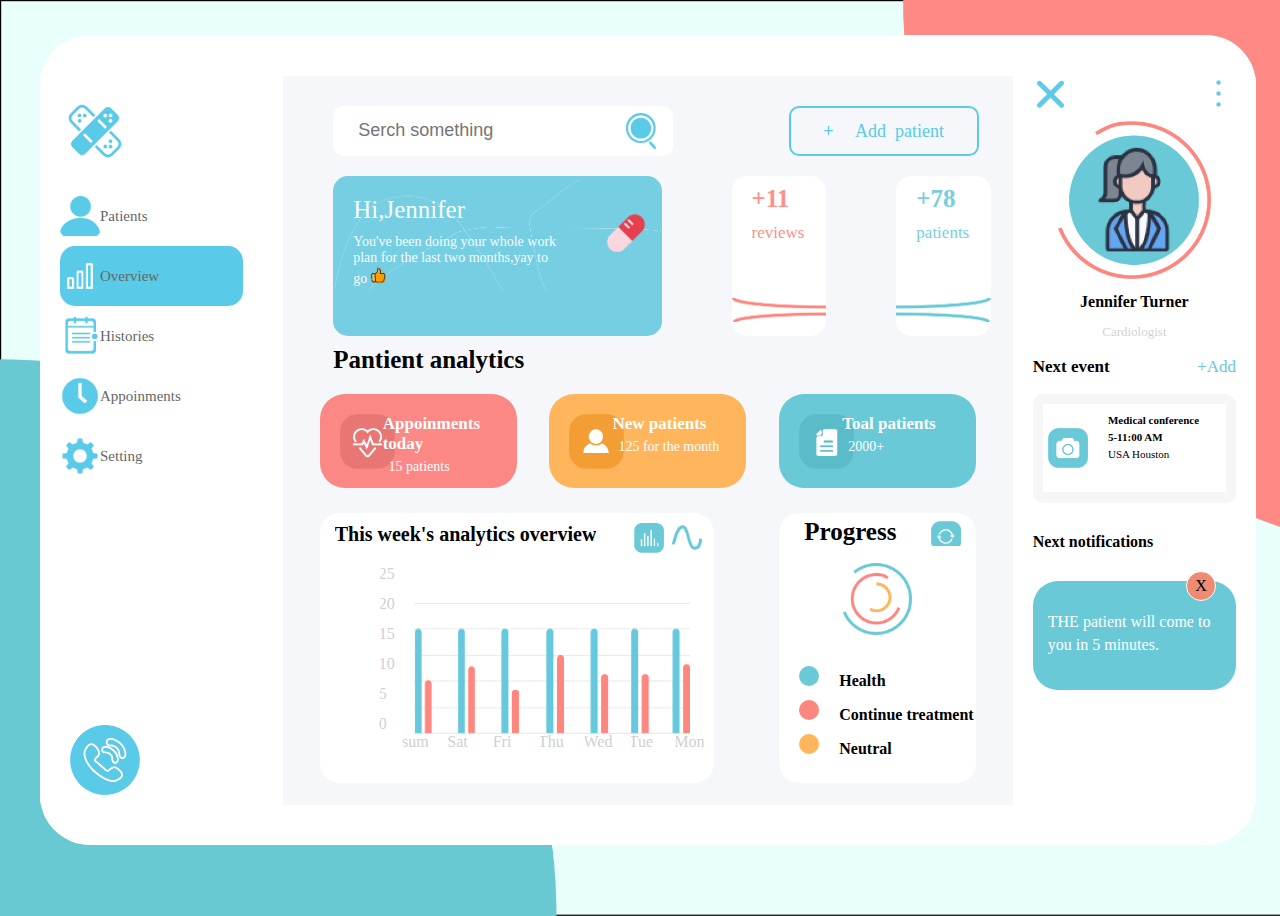
<file: 1th/index.html>
<!DOCTYPE html>
<html lang="en">

<head>
    <meta charset="UTF-8">
    <meta name="viewport" content="width=device-width, initial-scale=1.0">
    <link rel="stylesheet" href="css/style.css">
    <title></title>
</head>

<body>
    <div class="big">
        <div class="two">
            <img src="img/创可贴.png" alt="ckt" class="ckt">
            <nav>
                <ul>
                    <li><img src="img/人员图标.png" alt=""><a href="">Patients</a></li>
                    <li><img src="img/数据(白色).png" alt=""><a href="">Overview</a></li>
                    <li><img src="img/今日任务.png" alt=""><a href="">Histories</a></li>
                    <li><img src="img/时钟 实心.png" alt=""><a href="">Appoinments</a></li>
                    <li><img src="img/齿轮.png" alt=""><a href="#">Setting</a></li>
                </ul>
            </nav>
            <img src="img/电话.png" alt="dh" class="dh">
        </div>
        <div class="center">
            <div class="centBox1">
                <div>
                    <input type="text" class="input" placeholder="Serch something">
                    <img src="img/查找.png" alt="">

                </div>
                <span><b>+</b> &nbsp;&nbsp;&nbsp; Add &nbsp;patient</span>
            </div>
            <div class="center2">
                <div class="centBox2">
                    <div>
                        <p>Hi,Jennifer</p>
                        <p>You've been doing your whole work plan for the last two months,yay to go <span><img src="img/点赞.png" alt=""></span></p>
                    </div>
                </div>
                <div class="box-siz p1">
                   <p><b>+11</b></p>
                   <p>reviews</p>
                </div>
                <div class="box-siz p2">
                    <p><b>+78</b></p>
                    <p>patients</p>
                </div>
            </div>
            <p>
                <b> Pantient analytics</b>
            </p>
            <div class="center3">
                <div class="centBox3">
                    <p><b>Appoinments today</b></p>
                    <p>15 patients</p>
                </div>
                <div class="centBox3">
                    <p><b>New patients</b></p>
                    <p>125 for the month</p>
                </div>
                <div class="centBox3">
                    <p><b>Toal patients</b></p>
                    <p>2000+</p>
                </div>
            </div>
            <div class="center4">
                <div class="centBox4">
                    <p>
                        <b>This week's analytics overview</b> 
                    </p>
                    <img src="img/条形图.png" alt="" class="img1"> 
                    <img src="img/线条.png" alt="" class="img2">
                <div>
                    <ul class="uu1">
                        <li>25</li>
                        <li>20</li>
                        <li>15</li>
                        <li>10</li>
                        <li>5</li>
                        <li>0</li>                                                                                    
                    </ul>
                </div>
                <div>
                    <ul class="uu2">
                        <li>Mon</li>
                        <li>Tue</li>
                        <li>Wed</li>
                        <li>Thu</li>
                        <li>Fri</li>
                        <li>Sat</li>
                        <li>sum</li>
                    </ul>
                </div>
                </div>
                <div class="centBox5">
                        <p>
                            <b>Progress</b>  
                            <img src="img/刷新.png" alt="">
                        </p>
                    <div class="p3p">
                        <p><div class="point p3p1"></div><b>Health</b></p>
                        <p><div class="point p3p2"></div><b>Continue treatment</b></p>
                        <p><div class="point p3p3"></div><b>Neutral</b></p>
                    </div>
                </div>
            </div>



        </div>
        <div class="two">
            <div class="right-top">
                <img src="img/叉.png" alt="">
                <img src="img/更多.png" alt="">
            </div>
            <div class="toux">
                <img src="img/头像.png" alt="">
            </div>
            <div class="xinxi">
                <p class="l1"><b>Jennifer Turner</b></p>
                <p class="l2">Cardiologist</p>
                <p class="l3"><b><span>Next event</span></b> <span class="Add">+Add</span></p>
            </div>
            <div class="bigbox">
                <div class="box1">
                    <img src="img/相机.png" alt="">
                    <div>
                        <p><b>Medical conference</b></p>
                        <p><b>5-11:00 AM</b></p>
                        <p>USA Houston</p>
                    </div>
                </div>
            </div>
            <p class="line"><b>Next notifications</b></p>
            <div class="rigth-end">
                <p>THE patient will come to</p>
                <p>you in 5 minutes.</p>
                <div class="round">X</div>
            </div>
        </div>

    </div>
</body>

</html>


<!-- 测试测试 合并分支测试 -->
</file>
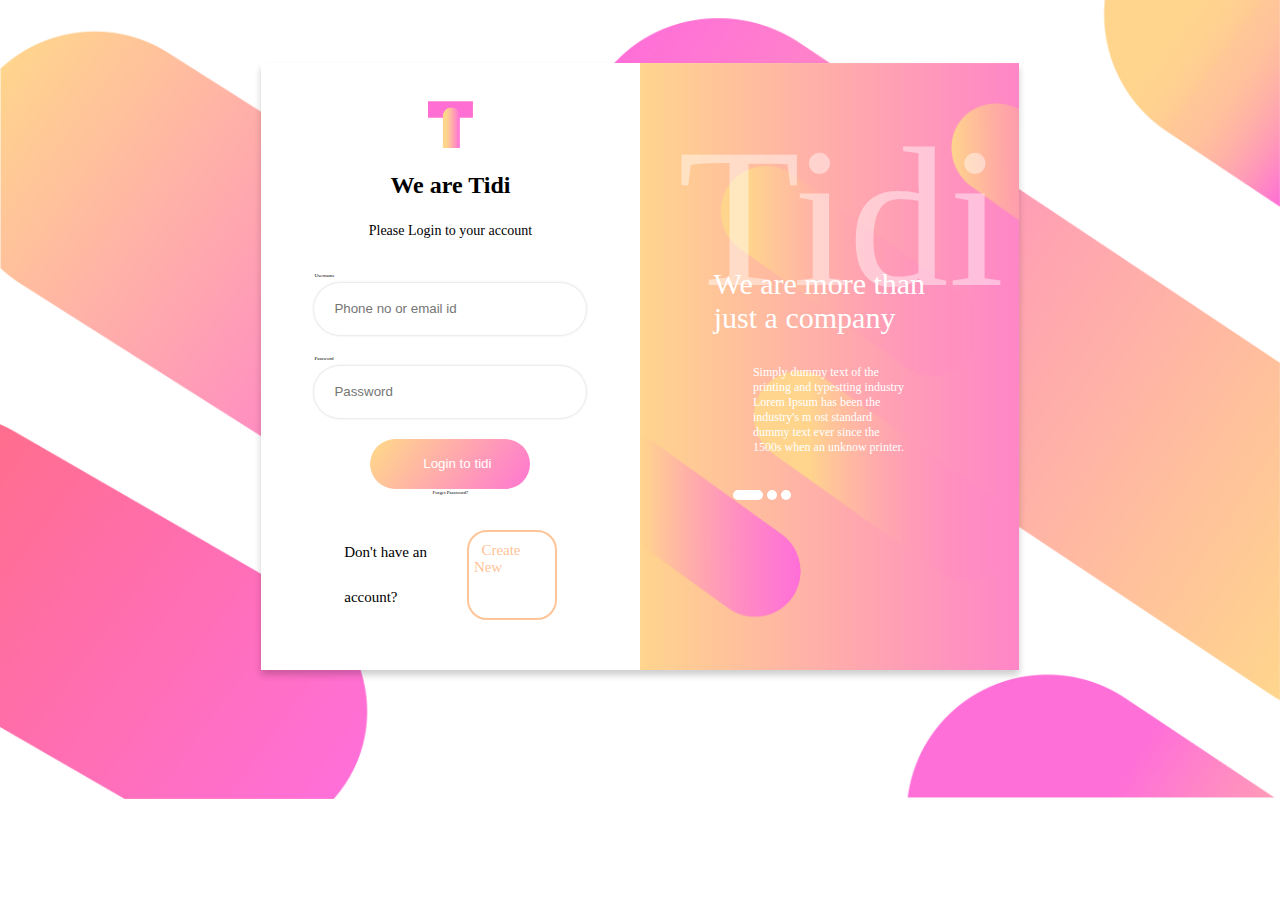
<file: 2th/index.html>
<!DOCTYPE html>
<html lang="en">
<head>
    <meta charset="UTF-8">
    <meta name="viewport" content="width=device-width, initial-scale=1.0">
    <link rel="stylesheet" href="css/styl.css">
    <title>Document</title>
</head>
<body>
    <div class="body">
    <div class="left">
        <img src="img/logo.png" alt="">
        <p> <b>We are Tidi</b></p>
        <p> Please Login to your account </p>
        <form class="cin">
            <p>Username</p>
            <input type="text" placeholder="Phone no or email id"  class="cin1">
            <p>Password</p>
            <input type="password"  placeholder="Password" class="cin1">
            <input type="button" value="Login to tidi" class="button">
            <p>Forget Password?</p>
        </form>
        <div class="end">
            <span class="endleft">Don't have an account?</span>
            <div class="endright"><span >&nbsp Create New &nbsp </span></div>
        </div>
    </div>
    <div class="imgc">
        <div class="right">
            <span>Tidi</span>
            <div>
            <p>
                &nbsp &nbsp We are more than
            </p>
            <p> 
                just a company
            </p>
        </div>
        <span>Simply dummy text of the printing and typestting
            industry Lorem Ipsum has been the industry's m
            ost standard dummy text ever since the 1500s
            when an unknow printer.
        </span>


        <div class="pointBox">
            <span class="point1"></span>
            <span class="point2"></span>
            <span class="point2"></span>
        </div>
        </div>
        
    </div>
    </div>
</body>
</html>
</file>
<file: 1th/css/style.css>
* {
  box-sizing: border-box;
  overflow: hidden;
}
body {
  background: url(../img/背景图_画板\ 1.png) no-repeat;
  background-size: cover;
  width: 100%;
  height: 100vh;
  overflow: hidden;
}
a {
  text-decoration: none;
  font-size: 15px;
  line-height: 60px;
  color: #666666;
}

.big {
  background-color: #ffffff;
  width: 95%;
  height: 90%;
  margin: auto;
  border-radius: 50px;
  overflow-x: hidden;
  display: flex;
  position: relative;
  top:3%;

}
.two {
  width: 20%;
  height: 90%;
  padding-left: 20px;
  padding-right: 20px;
  align-self: center;
  background-color: #ffffff;
}
.center {
  width: 60%;
  height: 90%;
  align-self: center;
  background-color: #f6f7fb;
}
.ckt {
  width: 70px;
  margin-top: 20px;
}
.dh {
  width: 70px;
  position: absolute;
  bottom: 50px;
  left: 30px;
}
ul {
  padding-left: 0;
}
li {
  list-style-type: none;
  width: 90%;
  border-radius: 15px;
  display: flex;
  align-content: center;
}

li img {
  width: 40px;
  padding: 10px 0;
}
nav ul li:nth-child(2) {
  background-color: #59cae7;
}
.right-top {
  width: 100%;
  height: 35px;
  display: flex;
  justify-content: space-between;
}
.right-top img {
  width: 35px;
}
.toux {
  text-align: center;
  margin: 10px auto;
}
.toux img {
  width: 75%;
}
.xinxi {
  width: 100%;
  text-align: center;
}

.Add {
  color: #69c9d7;
}
.l1 {
  font-size: 16px;
  width: 80%;
  margin: auto;
}
.l2 {
  font-size: 13px;
  color: #d2d2d2;
}
.l3 {
  font-size: 17px;
  display: flex;
  justify-content: space-between;
}
.bigbox {
  background-color: #f6f6f6;
  width: 100%;
  height: 15%;
  display: flex;
  justify-content: center;
  border-radius: 10px;
}
.box1 {
  background-color: white;
  width: 90%;
  height: 80%;
  align-self: center;
  display: flex;
}

.box1 img {
  align-self: center;
  margin-left: 5px;
  height: 40px;
  width: 40px;
}
.box1 div {
  margin-left: 20px;
  margin-top: 5px;
}
.box1 div p {
  font-size: 11px;
  margin-top: 5px;
  margin-bottom: 0;
}
.line {
  margin: 30px 30px 30px 0;
}
.rigth-end {
  background-color: #69c9d7;
  width: 100%;
  height: 15%;
  border-radius: 25px;
  display: flex;
  flex-direction: column;
  justify-content: center;
  position: relative;
  overflow: visible;
}
.rigth-end p {
  color: #ffffff;
  margin: 0;
  padding-left: 15px;
  padding-bottom: 5px;
}
.round {
  width: 30px;
  height: 30px;
  border-radius: 50%;
  border-style: solid;
  border-color: white;
  border-width: 1px;
  background-color: #ef8b73;
  text-align: center;
  line-height: 28px;
  position: absolute;
  right: 20px;
  top:-10px;
}
.input{
  width: 100%;
  height: 50px;
  border:none;
  border-radius: 10px;
  font-size: 18px;
  color: #cccccc;
  padding-left: 25px;
  outline: none;
}
.centBox1{
  margin: 30px 0 0 50px;
  position: relative;
  display: flex;
}
.centBox1 div{
  position: relative;
  width: 50%;
  cursor: pointer;
  
}
.centBox1 div img{
  width: 30px;
  position: absolute;
  right: 5%;
  top: 15%;
}
.centBox1 span{
  position: absolute;
  right: 5%;
  width: 28%;
  height: 50px;
  border-radius: 10px;
  border: 2px solid #59cae7;
  line-height: 46px;
  text-align: center;
  color: #59cae7;
  font-size: 18px;
  /* background-color: #59cae7;   */
}
.center2{
  width: 100%;
  /* background-color: rosybrown; */
  /* height: 200px; */
  display: flex;
}
.centBox2{
  margin: 20px 0 0 50px;
  width: 45%;
  background-color:#76cee2;
  background-image: url(../img/药.png);
  background-repeat: no-repeat;
  background-size: 100%;
  height: 160px;
  border-radius: 15px;
}
.centBox2>div{
  position: relative;
  width: 70%;
}
.centBox2>div>:nth-child(1){
  margin: 20px 0 0 20px;
  font-size: 25px;
  color: #f7fbfc;
}
.centBox2>div>:nth-child(2){
  margin: 10px 0 0 20px;
  font-size: 14px;
  color: #f7fbfc;
}
.centBox2>div>p{
  display: block;
}
.centBox2>div>p>span>img{
  width: 15px;
}
.center2>:nth-child(2)
{
  background-image: url(../img/3.png);
  background-size: 100%;
  background-repeat: no-repeat;
  background-position-y: 90%;
}
.center2>:nth-child(3)
{
  background-image: url(../img/4.png);
  background-size: 100%;
  background-repeat: no-repeat;
  background-position-y: 90%;
}
.box-siz{
  width: 13%;
  margin: 20px 0 0 70px;
  border-radius: 15px;
  height: 160px;
  background-color: white;
}
.box-siz>:nth-child(1){
  margin:9px 0 0 20px;
}
.box-siz>:nth-child(2){
  font-size: 17px;
  margin:10px 0 0 20px;
}
.p1{
  color: #fd9089;
}
.p2{
  color: #79cedb;
}


.center p{
  margin: 10px 0 0 50px;
  font-size: 25px;
}
.center3{
 
  margin: 20px auto 0 auto;
  width: 90%;
  /* background-color: rosybrown;  */
  height: 13%;
  display: flex;
  justify-content: space-between ;
}
.centBox3{
height: 100%;
width: 30%;
border-radius: 25px;

}
.centBox3 p
{
  color: #ffffff;

}
.centBox3>:nth-child(1)
{
  font-size: 17px;
  margin-top: 20px;
  margin-left: 32%;
}
.centBox3>:nth-child(2)
{
  font-size: 14px;
  margin-top: 5px;
  margin-left: 35%;
}


.center3>:nth-child(1)
{
  background-color: #fb8885;
  background-image: url(../img/心率.png);
  background-repeat: no-repeat;
  background-size: 55px;
  background-position-y: center;
  background-position-x: 20px;
}
.center3>:nth-child(2)
{
  background-color:#ffb55c;
  background-image: url(../img/人员.png);
  background-repeat: no-repeat;
  background-size: 55px;
  background-position-y: center;
  background-position-x: 20px;
}
.center3>:nth-child(3)
{
  background-color: #69c9d7;
  background-image: url(../img/任务清单.png);
  background-repeat: no-repeat;
  background-size: 55px;
  background-position-y: center;
  background-position-x: 20px;

}
.center4
{
  margin: 25px auto 0 auto;
  width: 90%;
  /* background-color: palegoldenrod;  */
  height: 37%;
  display: flex;
  justify-content: space-between;
}
.center4>:nth-child(1)
{
  width: 60%;
  height: 100%;
  background-color: #ffffff;
  border-radius: 20px;
  
}
.center4>:nth-child(2)
{
  width: 30%;
  height: 100%;
  background-color:#ffffff;
  border-radius: 20px;
}
.centBox4{
  position: relative;
  background-image: url(../img/2.png);
  background-repeat: no-repeat;
  background-size: 70%;
  background-position-y: 65%;
  background-position-x: 80%;
}
.centBox4>p{
  font-size: 20px;
  position: absolute;
  top: 0;
  left:-35px;
  
}
.uu1{
margin-left: 15%;
margin-top: 10%;
margin-bottom: 0;
margin-right: 0;
color: #d0d0d0;
}
.uu1 li{
  margin-top: 12px;

}
.uu2{
  width: 100%;
  float: right;
  margin-top:0;
}
.uu2::after{
  content: '';
  clear: both;
  display: block;
}

.uu2 li{
  margin-left: 6px;
  width: 10%;
  display: block;
  float: right;
  color: #d0d0d0;
}

.centBox5{
  background-image: url(../img/1.png);
  background-repeat: no-repeat;
  background-size: 35%;
  background-position-x: center;
  background-position-y: 50px;
  position: relative;
}
.centBox5 p{
  position: relative;
  font-size: 25px;
  margin-top: 5px;
  margin-left: 25px;
}
.centBox5 p img{
  position: absolute;
  top:3px;
  right: 15px;
  width: 30px;
}

.centBox5 div span{
  font-size: 20px;
}
.point{
  display: inline-block;
  width: 20px;
  height: 20px;
  border-radius: 20px;
  margin-right:20px;
  /* background-color: red; */
}
.p3p{
  position: absolute;
  bottom: 20px;
  left:20px;
}
.p3p1
{
  background-color: #69c9d7;
}
.p3p2
{
  background-color: #fd867e;
}
.p3p3{
  background-color: #ffb55c;
}
.img1{
  width:30px;
  position: absolute;
  top: 10px;
  right:50px;
}
.img2{
  width: 30px;
  position: absolute;
  top: 12px;
  right: 12px;
}
</file>
<file: 2th/css/styl.css>
body {
    background-image: url(../img/背景.png);
    background-repeat: no-repeat;
    background-size: cover;
}

.body {
    width: 60%;
    margin: auto;
    margin-top: 5%;
    background-color: #ffffff;

    box-shadow: 0 5px 7px #00000033;
    display: flex;
    justify-content: space-between;
    /* background-image: url(../img/登录界面.png); */
}

input {
    width: 250px;
    height: 50px;
    border: none;
    border-radius: 35px;
    outline-style: none;
    margin: 0px 0px 1px 0px;
    padding-left: 20px;

}

.button {
    background-image: url(../img/登录条.png);
    background-size: cover;
    border-radius: 35px;
    color: #fff;
    width: 160px;
    align-self: center;
    margin-top: 20px;
}

.imgc {
    background-image: url(../img/登录界面.png);
    background-size: cover;
    width: 50%;
}

.imgc img {
    width: 100%;
    height: 100%;
}

.left {
    width: 40%;
    display: flex;
    flex-direction: column;
    margin-top: 5%;
    margin-left: auto;
    margin-right: auto;
}

.left img {
    width: 15%;
    align-self: center;
}

.left p {
    align-self: center;
    font-size: 24px;
}

.left>:nth-child(3) {
    margin-top: 0;
    font-size: 14px;
}

.cin {
    display: flex;
    flex-direction: column;
    align-self: center;
}

.cin p {
    font-size: 5px;
    margin-top: 20px;
    align-self: flex-start;
}

.cin>:nth-child(6) {
    margin-top: 0;
    align-self: center;
}

.cin1 {
    box-shadow: 0 0 3px #00000033;
}

.end {
    margin-top: 30px;
    display: flex;
    justify-content: space-between;
    margin-left: 15%;
    margin-right: 15%;
    margin-bottom: 50px;
}

.endleft {
    line-height: 45px;
    font-size: 15px;
}

.endright {
    color: #ffc498;
    padding: 10px 5px;
    border-radius: 20px;
    font-size: 15px;
    border: 2px #ffc498 solid;
}

/* 不会写渐变 */

.right{
    width: 80%;
    margin:40px auto;
    text-align: center;
    height: 100%;
}
.right>:first-child{
    font-size: 200px;
    color: rgba(255, 255, 255, 0.445);
}
.right>:nth-child(2)
{
    font-size: 30px;
    margin-top: -65px;
    margin-bottom: 0;
    padding-right: 50px;
    color:white;

}
.right>:nth-child(2) p{
margin:0;
}
.right>:nth-child(3)
{   font-size: 12px;
    color: white;
    display: block;
    margin-top: 30px;
    padding: 0 75px;
    text-align: left;
}
.pointBox{
    text-align: left;
    margin:10% 18%;
}
.point1{
    display: inline-block;
    background-color: rgb(255, 255, 255);
    width: 30px;
    height: 10px;
    border-radius: 10px;
}
.point2{
    display: inline-block;
    width: 10px;
    height: 10px;
    border-radius: 10px;
    background-color: white;
}


/* 图上的小圆点实在不会弄了 */
</file>
